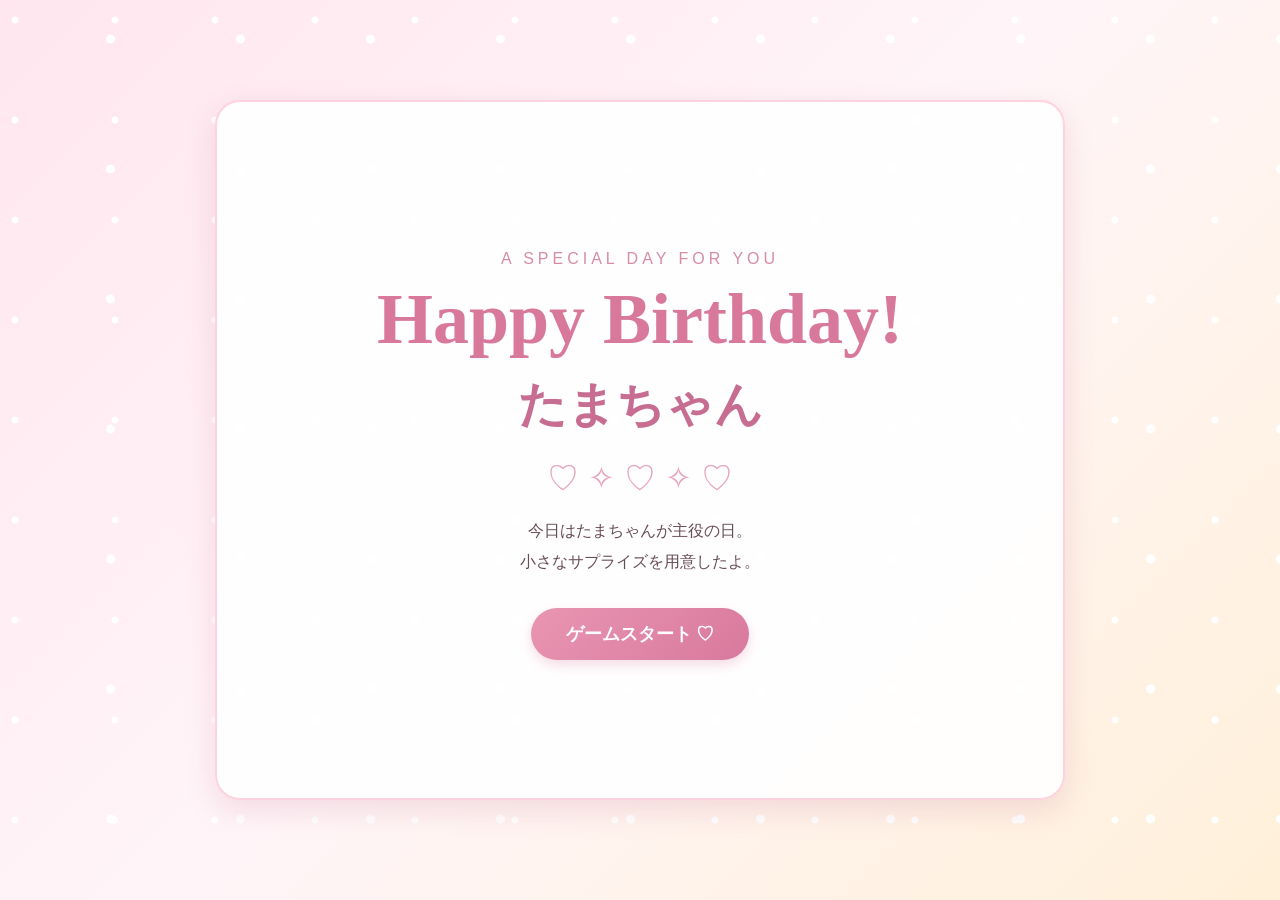
<file: index.html>
<!DOCTYPE html>
<html lang="ja">
<head>
  <meta charset="UTF-8">
  <meta name="viewport" content="width=device-width, initial-scale=1.0">
  <title>Happy Birthday, たまちゃん！</title>
  <link rel="stylesheet" href="style.css">
</head>
<body>

  <main id="game">

    <!-- タイトル画面 -->
    <section id="title-screen" class="screen active">
      <div class="title-content">
        <p class="small-title">A SPECIAL DAY FOR YOU</p>
        <h1>Happy Birthday!</h1>
        <h2>たまちゃん</h2>
        <div class="title-decoration">♡ ✧ ♡ ✧ ♡</div>
        <p>今日はたまちゃんが主役の日。</p>
        <p>小さなサプライズを用意したよ。</p>
        <button id="start-button">ゲームスタート ♡</button>
      </div>
    </section>

    <!-- ケーキ・ろうそく画面 -->
    <section id="cake-screen" class="screen">
      <p class="step-label">STEP 1</p>
      <h2>お誕生日おめでとう！</h2>
      <p>20本のろうそくを全部消してね。</p>

      <div id="cake-area">

        <!-- ろうそく20本 -->
        <div id="candles">
          <button class="candle" data-index="0">🕯️</button>
          <button class="candle" data-index="1">🕯️</button>
          <button class="candle" data-index="2">🕯️</button>
          <button class="candle" data-index="3">🕯️</button>
          <button class="candle" data-index="4">🕯️</button>
          <button class="candle" data-index="5">🕯️</button>
          <button class="candle" data-index="6">🕯️</button>
          <button class="candle" data-index="7">🕯️</button>
          <button class="candle" data-index="8">🕯️</button>
          <button class="candle" data-index="9">🕯️</button>
          <button class="candle" data-index="10">🕯️</button>
          <button class="candle" data-index="11">🕯️</button>
          <button class="candle" data-index="12">🕯️</button>
          <button class="candle" data-index="13">🕯️</button>
          <button class="candle" data-index="14">🕯️</button>
          <button class="candle" data-index="15">🕯️</button>
          <button class="candle" data-index="16">🕯️</button>
          <button class="candle" data-index="17">🕯️</button>
          <button class="candle" data-index="18">🕯️</button>
          <button class="candle" data-index="19">🕯️</button>
        </div>

        <div class="cake">🎂</div>
      </div>

      <p id="cake-message">ろうそくをタップして消してね！</p>
      <p id="candle-count">残り 20 本</p>
    </section>

    <!-- プレゼント画面 -->
    <section id="gift-screen" class="screen">
      <p class="step-label">STEP 2</p>
      <h2>プレゼントを探そう！</h2>
      <p>3つの箱の中にプレゼントが隠れているよ。</p>

      <div id="gift-area">
        <button class="gift-box" data-index="0">🎁</button>
        <button class="gift-box" data-index="1">🎁</button>
        <button class="gift-box" data-index="2">🎁</button>
      </div>

      <p id="gift-message">気になる箱を選んでね！</p>
      <p id="gift-count">プレゼント発見：0 / 3</p>
    </section>

    <!-- 手紙画面 -->
    <section id="letter-screen" class="screen">
      <p class="step-label">FINAL STEP</p>
      <h2>最後のサプライズ</h2>
      <p>たまちゃんへの手紙が届いているよ。</p>

      <button id="open-letter">💌 手紙を開く</button>

      <div id="letter" class="letter hidden">
        <h2>たまちゃんへ</h2>

        <p>
          お誕生日おめでとう！
        </p>

        <p>
          今日はたまちゃんにとって、
          笑顔いっぱいの素敵な一日になりますように。
        </p>

        <p>
          一緒に過ごす時間や、映画を見たり、
          何気ない話をしたりする時間が大切です。
        </p>

        <p>
          いつもありがとう。
          これからもたくさん思い出を作っていこうね。
        </p>

        <p class="letter-end">
          生まれてきてくれてありがとう。
        </p>

        <p class="signature">大好きだよ ♡</p>
      </div>

      <p id="ending-message" class="hidden">
        最後まで遊んでくれてありがとう！♡
      </p>
    </section>

  </main>

  <!-- 効果音・BGM -->
  <script src="sound.js"></script>

  <!-- ゲーム進行 -->
  <script src="game.js"></script>

</body>
</html>
</file>
<file: style.css>
/* =====================================
   Happy Birthday, たまちゃん！
   PC・スマートフォン対応デザイン
===================================== */

* {
  box-sizing: border-box;
  margin: 0;
  padding: 0;
}

body {
  font-family: "Yu Gothic", "Meiryo", sans-serif;
  background:
    radial-gradient(circle at 15% 20%, #fff 0 3px, transparent 4px),
    radial-gradient(circle at 85% 30%, #fff 0 4px, transparent 5px),
    linear-gradient(135deg, #ffe6ef, #fff5f8, #fff0d9);
  background-size: 100px 100px, 130px 130px, cover;
  color: #674b55;
  min-height: 100vh;
  min-height: 100dvh;
}

/* ゲーム全体 */
#game {
  width: 100%;
  min-height: 100vh;
  min-height: 100dvh;
  padding: 12px;
  display: flex;
  justify-content: center;
  align-items: center;
}

/* 各画面 */
.screen {
  display: none;
  width: 100%;
  max-width: 850px;
  min-height: min(700px, calc(100dvh - 24px));
  padding: 24px;
  background: rgba(255, 255, 255, 0.93);
  border: 2px solid #ffd2df;
  border-radius: 25px;
  box-shadow: 0 10px 30px rgba(190, 110, 140, 0.2);
  text-align: center;
  overflow-y: auto;
  -webkit-overflow-scrolling: touch;
  animation: fadeIn 0.5s ease;
}

.screen.active {
  display: flex;
  flex-direction: column;
  justify-content: center;
  align-items: center;
}

@keyframes fadeIn {
  from {
    opacity: 0;
    transform: translateY(10px);
  }
  to {
    opacity: 1;
    transform: translateY(0);
  }
}

/* タイトル画面 */
.title-content {
  width: 100%;
}

.small-title {
  color: #d68ca6;
  letter-spacing: 4px;
  font-size: 0.8rem;
  margin-bottom: 15px;
}

h1 {
  font-family: Georgia, serif;
  font-size: clamp(2.3rem, 6vw, 4.5rem);
  color: #d8799c;
  margin-bottom: 10px;
}

h2 {
  color: #c66d91;
  margin: 12px 0;
  font-size: clamp(1.3rem, 3vw, 2rem);
}

.title-content h2 {
  font-size: clamp(2rem, 5vw, 3rem);
}

.title-decoration {
  color: #e6a5bd;
  font-size: 2rem;
  margin: 20px 0;
}

.title-content p {
  margin: 10px 0;
  font-size: 1rem;
}

/* ボタン共通 */
button {
  font-family: inherit;
  cursor: pointer;
  border: none;
  transition: transform 0.2s, opacity 0.2s;
  -webkit-tap-highlight-color: transparent;
}

button:hover {
  transform: scale(1.05);
}

button:active {
  transform: scale(0.95);
}

#start-button,
#open-letter {
  background: linear-gradient(135deg, #e995b2, #d8799c);
  color: white;
  padding: 14px 35px;
  border-radius: 30px;
  font-size: 1.1rem;
  font-weight: bold;
  margin-top: 25px;
  box-shadow: 0 5px 12px rgba(216, 121, 156, 0.25);
}

/* STEP表示 */
.step-label {
  color: #d68ca6;
  letter-spacing: 3px;
  font-weight: bold;
  font-size: 0.85rem;
  margin-bottom: 8px;
}

.screen > p {
  margin: 7px 0;
}

/* ケーキ・ろうそく */
#cake-area {
  position: relative;
  width: min(100%, 550px);
  height: clamp(230px, 38vh, 300px);
  margin: 12px auto;
  overflow: hidden;
  border-radius: 20px;
  background:
    radial-gradient(circle, #fff 1px, transparent 2px),
    linear-gradient(180deg, #fff8fb, #ffeaf1);
  background-size: 25px 25px, cover;
  border: 2px solid #f3bfd0;
  box-shadow: inset 0 0 20px rgba(255, 255, 255, 0.8);
}

#candles {
  position: absolute;
  inset: 0;
  display: block;
  z-index: 2;
}

.candle {
  position: absolute;
  width: 44px;
  height: 44px;
  display: flex;
  justify-content: center;
  align-items: center;
  background: transparent;
  font-size: 1.6rem;
  padding: 0;
  border-radius: 50%;
  cursor: pointer;
  user-select: none;
  -webkit-user-select: none;
  touch-action: manipulation;
  z-index: 2;
}

.candle:hover {
  filter: drop-shadow(0 0 7px #ffc45c);
}

.candle.blown {
  opacity: 0.65;
  cursor: default;
  filter: grayscale(0.3);
}

.cake {
  position: absolute;
  bottom: 0;
  left: 50%;
  transform: translateX(-50%);
  z-index: 1;
  pointer-events: none;
  font-size: clamp(4rem, 10vw, 6rem);
  filter: drop-shadow(0 5px 5px rgba(150, 90, 100, 0.15));
}

#cake-message {
  color: #c66d91;
  font-weight: bold;
  margin-top: 10px;
}

#candle-count {
  color: #a66c82;
  font-weight: bold;
}

/* プレゼント画面 */
#gift-area {
  display: flex;
  justify-content: center;
  align-items: center;
  gap: 25px;
  margin: 35px 0;
  flex-wrap: wrap;
}

.gift-box {
  background: linear-gradient(135deg, #fff0f5, #ffe1eb);
  border: 2px solid #f3bfd0;
  border-radius: 20px;
  width: 110px;
  height: 110px;
  font-size: 3.5rem;
  box-shadow: 0 5px 12px rgba(190, 110, 140, 0.15);
}

.gift-box.opened {
  background: #fff8e8;
  border-color: #f0d49a;
  cursor: default;
}

#gift-message {
  color: #c66d91;
  font-weight: bold;
  font-size: 1.1rem;
}

#gift-count {
  margin-top: 10px;
}

/* 手紙画面 */
#open-letter {
  margin: 20px 0;
}

.letter {
  background: linear-gradient(135deg, #fffdf6, #fff7e9);
  border: 2px solid #eed9b6;
  border-radius: 15px;
  padding: 25px;
  width: 100%;
  max-width: 600px;
  margin: 15px auto;
  box-shadow: 0 5px 15px rgba(150, 120, 80, 0.12);
  text-align: left;
  line-height: 1.9;
  animation: fadeIn 0.8s ease;
}

.letter h2 {
  text-align: center;
  margin-bottom: 20px;
}

.letter p {
  margin: 12px 0;
}

.letter-end {
  text-align: center;
  color: #c66d91;
  font-weight: bold;
  margin-top: 25px !important;
}

.signature {
  text-align: right;
  color: #d8799c;
  font-weight: bold;
  font-size: 1.2rem;
}

#ending-message {
  color: #d8799c;
  font-size: 1.2rem;
  font-weight: bold;
  margin-top: 15px;
}

.hidden {
  display: none !important;
}

/* =====================================
   スマートフォン対応
===================================== */

@media (max-width: 600px) {

  #game {
    padding: 6px;
    align-items: stretch;
  }

  .screen {
    min-height: calc(100dvh - 12px);
    padding: 20px 12px;
    border-radius: 18px;
  }

  h1 {
    font-size: clamp(2.2rem, 10vw, 3.2rem);
  }

  h2 {
    font-size: 1.4rem;
  }

  .title-content h2 {
    font-size: 2.2rem;
  }

  .title-decoration {
    font-size: 1.7rem;
    margin: 15px 0;
  }

  #cake-area {
    height: min(36vh, 280px);
    min-height: 220px;
    margin: 12px auto;
  }

  .candle {
    width: 44px;
    height: 44px;
    font-size: 1.5rem;
  }

  .cake {
    font-size: 4.5rem;
  }

  #gift-area {
    gap: 12px;
    margin: 25px 0;
  }

  .gift-box {
    width: min(25vw, 95px);
    height: min(25vw, 95px);
    font-size: 2.8rem;
  }

  #start-button,
  #open-letter {
    min-height: 50px;
    padding: 13px 28px;
    font-size: 1rem;
  }

  .letter {
    padding: 16px;
    font-size: 0.92rem;
  }
}

/* 横向きスマホ・画面の高さが小さい場合 */
@media (max-height: 600px) and (max-width: 900px) {

  #game {
    align-items: flex-start;
  }

  .screen {
    min-height: calc(100dvh - 12px);
    padding: 10px;
  }

  #cake-area {
    height: 190px;
    min-height: 190px;
  }

  .title-decoration {
    margin: 5px 0;
  }

  #gift-area {
    margin: 10px 0;
  }

  .gift-box {
    width: 75px;
    height: 75px;
    font-size: 2.3rem;
  }
}
</file>
